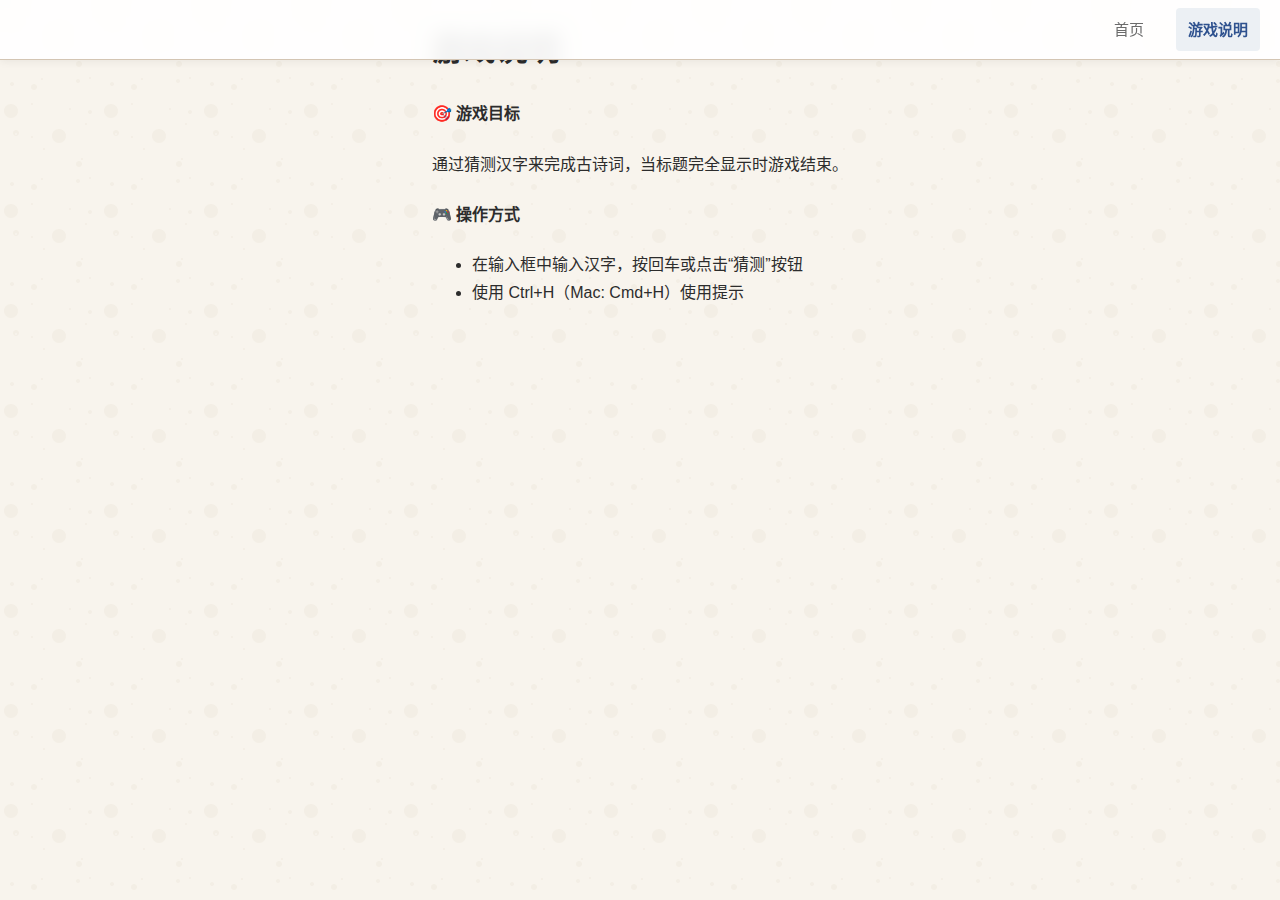
<file: help.html>
<!DOCTYPE html>
<html lang="zh-CN">
<head>
    <meta charset="UTF-8">
    <meta name="viewport" content="width=device-width, initial-scale=1.0, viewport-fit=cover">
    <title>游戏说明 | 古诗词猜字游戏</title>
    <meta name="description" content="古诗词猜字游戏的玩法说明、计分规则与操作指南。">
    <link rel="canonical" href="https://sniper1211.github.io/Blackout-Guess/help.html">
    <link rel="icon" type="image/svg+xml" href="/favicon.svg">
    <meta property="og:title" content="游戏说明 | 古诗词猜字游戏">
    <meta property="og:description" content="了解玩法与计分规则，快速上手古诗词猜字游戏。">
    <meta property="og:type" content="website">
    <meta property="og:url" content="https://sniper1211.github.io/Blackout-Guess/help.html">
    <meta property="og:image" content="https://sniper1211.github.io/Blackout-Guess/favicon.svg">
    <meta name="twitter:card" content="summary_large_image">
    <link rel="stylesheet" href="styles.css?v=20260211-2">
    <!-- Google Analytics 配置与初始化 -->
    <script src="js/ga-config.js"></script>
    <script src="js/analytics.js"></script>
</head>
<body>
    <main class="page-container">
        <header class="page-header">
            <h1 class="page-title">游戏说明</h1>
        </header>
        <nav class="site-nav" aria-label="主要导航">
            <a href="index.html" aria-label="返回首页">首页</a>
            <a href="help.html" aria-label="查看游戏说明" class="active">游戏说明</a>
        </nav>

        <div class="help-section">
            <h4>🎯 游戏目标</h4>
            <p>通过猜测汉字来完成古诗词，当标题完全显示时游戏结束。</p>
        </div>

        <div class="help-section">
            <h4>🎮 操作方式</h4>
            <ul>
                <li>在输入框中输入汉字，按回车或点击“猜测”按钮</li>
                <li>使用 Ctrl+H（Mac: Cmd+H）使用提示</li>
            </ul>
        </div>
    </main>
</body>
</html>
</file>
<file: styles.css>
/* ==========================================================================
   基础样式和变量 - 新中式雅致风格 (主游戏页面使用)
   ========================================================================== */
:root {
    /* 精选传统中式配色体系 */
    --primary-color: #2f528f;    /* 靛蓝：深邃雅致，模拟传统染织 */
    --primary-hover: #1e3a6d;
    --secondary-color: #3a3a3a;  /* 墨色：模拟松烟墨，深而不死 */
    --accent-color: #b22222;     /* 朱砂：经典 vermilion，用于印章与强调 */
    --success-color: #2d6a4f;    /* 翠色：深沉的竹绿色 */
    --warning-color: #c88d32;    /* 琥珀：古朴的金黄色 */
    
    --background-color: #f8f4ed; /* 宣纸白：带有微暖色调的生宣感 */
    --card-background: #ffffff;  /* 瓷白 */
    --text-color: #2c2c2c;       /* 墨黑文字 */
    --text-light: #6b6b6b;       /* 浅墨文字 */
    --border-color: #d4c5b3;     /* 浅褐：如古籍书页边缘的色泽 */
    
    --shadow-sm: 0 2px 8px rgba(0,0,0,0.06);
    --shadow-md: 0 6px 16px rgba(47, 82, 143, 0.08);
    --shadow-lg: 0 12px 32px rgba(0,0,0,0.1);
    
    --border-radius: 4px;        /* 更方正的圆角，体现碑刻与活字感 */
    --border-radius-lg: 12px;
    --transition: all 0.4s cubic-bezier(0.165, 0.84, 0.44, 1);
    
    /* 字体栈优化 */
    --font-serif: "Noto Serif SC", "Songti SC", "STSong", "SimSun", serif;
    --font-sans: "PingFang SC", "Lantinghei SC", "Microsoft YaHei", sans-serif;
    
    /* 标点颜色（在浅色背景上更易辨识） */
    --punctuation-color: #5f7a8e;
}

/* 视觉隐藏类 - 用于屏幕阅读器可访问但视觉上隐藏的内容 */
.visually-hidden {
    position: absolute !important;
    width: 1px !important;
    height: 1px !important;
    padding: 0 !important;
    margin: -1px !important;
    overflow: hidden !important;
    clip: rect(0, 0, 0, 0) !important;
    white-space: nowrap !important;
    border: 0 !important;
}

/* 暗色模式适配 */
@media (prefers-color-scheme: dark) {
    :root {
        --primary-color: #5d9cbd;
        --primary-hover: #4a89a8;
        --secondary-color: #dcdde1;
        --accent-color: #e74c3c;
        --success-color: #2ecc71;
        
        --background-color: #1a1a1a; /* 深灰背景 */
        --card-background: #252525;  /* 深色卡片 */
        --text-color: #e0e0e0;
        --text-light: #a0a0a0;
        --border-color: #404040;
        
        --shadow-sm: 0 2px 4px rgba(0,0,0,0.3);
        --shadow-md: 0 4px 12px rgba(0,0,0,0.4);
        
        /* 深色模式下的标点颜色（提升对比度） */
        --punctuation-color: #9bb6c9;
    }
}

* {
    box-sizing: border-box;
}

html, body {
    margin: 0;
    padding: 0;
    min-height: 100vh;
    width: 100%;
    -webkit-tap-highlight-color: transparent;
    overflow-x: hidden;
}

body:not(.admin-page-v3) {
    font-family: var(--font-sans);
    background-color: var(--background-color);
    color: var(--text-color);
    line-height: 1.8; /* 增加行高，提升阅读舒适度 */
    display: flex;
    flex-direction: column;
    align-items: center;
    transition: background-color 0.4s ease;
    /* 优化细微纹理，使其更加雅致 */
    background-image: url("data:image/svg+xml,%3Csvg width='100' height='100' viewBox='0 0 100 100' xmlns='http://www.w3.org/2000/svg'%3E%3Cpath d='M11 18c3.866 0 7-3.134 7-7s-3.134-7-7-7-7 3.134-7 7 3.134 7 7 7zm48 25c3.866 0 7-3.134 7-7s-3.134-7-7-7-7 3.134-7 7 3.134 7 7 7zm-43-7c1.657 0 3-1.343 3-3s-1.343-3-3-3-3 1.343-3 3 1.343 3 3 3zm63 31c1.657 0 3-1.343 3-3s-1.343-3-3-3-3 1.343-3 3 1.343 3 3 3zM34 90c1.657 0 3-1.343 3-3s-1.343-3-3-3-3 1.343-3 3 1.343 3 3 3zm56-76c1.105 0 2-.895 2-2s-.895-2-2-2-2 .895-2 2 .895 2 2 2zM12 86c1.105 0 2-.895 2-2s-.895-2-2-2-2 .895-2 2 .895 2 2 2zm66-3c1.105 0 2-.895 2-2s-.895-2-2-2-2 .895-2 2 .895 2 2 2zm-46-45c.552 0 1-.448 1-1s-.448-1-1-1-1 .448-1 1 .448 1 1 1zm58 41c.552 0 1-.448 1-1s-.448-1-1-1-1 .448-1 1 .448 1 1 1zM32 5c.552 0 1-.448 1-1s-.448-1-1-1-1 .448-1 1 .448 1 1 1zm54 20c.552 0 1-.448 1-1s-.448-1-1-1-1 .448-1 1 .448 1 1 1zM16 35c.552 0 1-.448 1-1s-.448-1-1-1-1 .448-1 1 .448 1 1 1zm28 15c.552 0 1-.448 1-1s-.448-1-1-1-1 .448-1 1 .448 1 1 1zM42 80c.552 0 1-.448 1-1s-.448-1-1-1-1 .448-1 1 .448 1 1 1zm40-20c.552 0 1-.448 1-1s-.448-1-1-1-1 .448-1 1 .448 1 1 1zM70 10c.552 0 1-.448 1-1s-.448-1-1-1-1 .448-1 1 .448 1 1 1z' fill='%23d4c5b3' fill-opacity='0.15' fill-rule='evenodd'/%3E%3C/svg%3E");
    padding-bottom: 60px;
}

/* 允许输入框选择文本 */
input, textarea {
    user-select: text;
    -webkit-user-select: text;
}

/* 导航栏 */
.site-nav {
    position: fixed;
    top: 0;
    left: 0;
    right: 0;
    background: rgba(255, 255, 255, 0.9);
    backdrop-filter: blur(10px);
    -webkit-backdrop-filter: blur(10px);
    border-bottom: 1px solid var(--border-color);
    padding: 0 20px;
    height: 60px;
    display: flex;
    align-items: center;
    justify-content: flex-end;
    gap: 20px;
    z-index: 1000;
    box-shadow: var(--shadow-sm);
}

.site-nav a {
    text-decoration: none;
    color: var(--text-light);
    font-weight: 500;
    font-size: 15px;
    padding: 8px 12px;
    border-radius: var(--border-radius);
    transition: var(--transition);
}

.site-nav a:hover {
    color: var(--primary-color);
    background: rgba(64, 115, 158, 0.05);
}

.site-nav a.active {
    color: var(--primary-color);
    font-weight: 600;
    background: rgba(64, 115, 158, 0.1);
}

/* 登录模块 */
.auth-controls {
    display: flex;
    align-items: center;
    gap: 12px;
    margin-left: 10px;
    padding-left: 15px;
    border-left: 1px solid var(--border-color);
}

.user-badge {
    font-size: 13px;
    color: var(--text-light);
    max-width: 120px;
    overflow: hidden;
    text-overflow: ellipsis;
    white-space: nowrap;
}

.btn-auth {
    background: var(--primary-color);
    color: white;
    border: none;
    padding: 6px 16px;
    border-radius: 20px;
    font-size: 13px;
    font-weight: 600;
    cursor: pointer;
    transition: var(--transition);
}

.btn-auth:hover {
    background: var(--primary-hover);
    transform: translateY(-1px);
    box-shadow: var(--shadow-sm);
}

/* 游戏容器装饰 */
.game-container {
    margin-top: 60px; /* 进一步上移 */
    margin-bottom: 25px;
    width: 90%;
    max-width: 680px; /* 进一步收窄容器，显得更精致 */
    background: var(--card-background);
    border-radius: var(--border-radius-lg);
    box-shadow: var(--shadow-md);
    padding: 25px 30px; /* 再次减少内边距 */
    text-align: center;
    position: relative;
    transition: max-width 0.3s ease;
    border: 1px solid var(--border-color);
}

@media (min-width: 992px) {
    .game-container {
        max-width: 900px; /* 桌面端也收窄 */
    }
}

/* 添加四角装饰 */
.game-container::before {
    content: '';
    position: absolute;
    top: 8px;
    left: 8px;
    right: 8px;
    bottom: 8px;
    border: 1px solid rgba(212, 197, 179, 0.25);
    pointer-events: none;
    border-radius: calc(var(--border-radius-lg) - 8px);
}

/* 胜利圆形印章效果 */
.win-content::after {
    content: '大吉';
    position: absolute;
    top: 20px;
    right: 20px;
    font-family: var(--font-serif);
    font-size: 32px; /* 调整字号以适应圆圈 */
    color: rgba(178, 34, 34, 0.15);
    border: 2px solid rgba(178, 34, 34, 0.15);
    border-radius: 50%; /* 圆形 */
    width: 80px;
    height: 80px;
    display: flex;
    align-items: center;
    justify-content: center;
    transform: rotate(-15deg);
    pointer-events: none;
    user-select: none;
    font-weight: 900;
    letter-spacing: 2px;
    text-indent: 2px;
    /* 增加一个内圈，更有层次感 */
    box-shadow: inset 0 0 0 2px rgba(178, 34, 34, 0.05);
}

.game-header h1 {
    font-family: var(--font-serif);
    font-size: 1.8rem; /* 再次缩小标题 */
    color: var(--secondary-color);
    margin: 0 0 6px 0;
    font-weight: 700;
    letter-spacing: 0.12em;
    text-shadow: 1px 1px 2px rgba(0,0,0,0.03);
}

.game-subtitle {
    font-family: var(--font-serif);
    color: var(--text-light);
    font-style: italic;
    font-size: 0.85rem; /* 再次缩小副标题 */
    margin-bottom: 12px;
}

/* 诗词展示区域 */
.text-display {
    background: var(--card-background);
    padding: 25px 30px; /* 进一步减少内边距 */
    border-radius: var(--border-radius);
    min-height: 160px; /* 减少最小高度 */
    font-family: var(--font-serif);
    font-size: 18px; /* 进一步缩小字号 */
    line-height: 1.7; /* 优化行高 */
    text-align: left;
    box-shadow: var(--shadow-sm);
    border: 1px solid var(--border-color);
    margin-bottom: 20px; /* 减少间距 */
    position: relative;
    background: linear-gradient(135deg, #ffffff 0%, #fdfbf7 100%);
}

.text-line {
    display: block;
    margin-bottom: 12px; /* 减少行间距 */
    letter-spacing: 0.04em;
}

.text-line:first-child {
    font-size: 1.1rem; /* 缩小标题字号 */
    font-weight: bold;
    color: var(--primary-color);
    margin-bottom: 18px;
    border-bottom: 1px solid var(--border-color);
    padding-bottom: 8px;
    text-align: center;
    letter-spacing: 0.15em;
}

/* 字符块 */
.hidden-char, .visible-char, .punctuation-char, .guessed-by-user, .revealed-by-system, .revealed-by-hint, .revealed-auto {
    display: inline-flex;
    justify-content: center;
    align-items: center;
    width: 34px; /* 再次缩小尺寸：40 -> 34 */
    height: 34px;
    margin: 2px; /* 进一步减少间距：3 -> 2 */
    border-radius: 2px;
    font-size: 20px; /* 再次缩小字号：24 -> 20 */
    font-weight: 700;
    vertical-align: middle;
    transition: all 0.4s cubic-bezier(0.175, 0.885, 0.32, 1.275);
    box-sizing: border-box;
    border: 1px solid transparent;
}

.hidden-char {
    background-color: #333333;
    color: transparent;
    box-shadow: inset 0 2px 4px rgba(0,0,0,0.3);
    border-color: #444444;
}

.visible-char {
    background-color: #f0f0f0;
    color: var(--text-color);
    border-color: var(--border-color);
}

.guessed-by-user {
    background-color: var(--primary-color);
    color: white;
    box-shadow: 0 4px 8px rgba(47, 82, 143, 0.2);
    border-color: var(--primary-color);
}

.revealed-by-hint {
    background-color: var(--accent-color);
    color: white;
    box-shadow: 0 4px 8px rgba(178, 34, 34, 0.2);
    border-color: var(--accent-color);
}

.revealed-auto {
    background-color: #95a5a6;
    color: white;
    border-color: #7f8c8d;
}

.punctuation-char {
    background: transparent;
    color: var(--punctuation-color);
    width: auto;
    min-width: 20px;
    font-weight: 600;
}

@keyframes revealScale {
    0% { transform: scale(0.8); opacity: 0; }
    100% { transform: scale(1); opacity: 1; }
}

/* 仅对“本次新揭示”的字符执行动画，避免历史已揭示字符重复闪烁 */
.newly-guessed {
    animation: revealScale 0.4s ease-out;
}
/* 侧边栏与布局 */
.game-main-layout {
    display: flex;
    flex-direction: column;
    gap: 30px;
}

@media (min-width: 992px) {
    .game-main-layout {
        flex-direction: row;
        text-align: left;
    }
    .game-primary-area {
        flex: 1;
    }
    .game-sidebar {
        width: 300px;
    }
}

/* 统计与输入 */
.stats-container {
    display: grid;
    grid-template-columns: 1fr 1fr;
    gap: 10px; /* 进一步减少间距 */
    background: rgba(0,0,0,0.015);
    padding: 12px 15px; /* 进一步减少内边距 */
    border-radius: var(--border-radius);
    border: 1px solid var(--border-color);
    margin-bottom: 12px; /* 进一步减少间距 */
}

.stats-label {
    font-size: 10px; /* 再次缩小字号 */
    color: var(--text-light);
    text-transform: uppercase;
    margin-bottom: 2px;
    letter-spacing: 0.05em;
}

.stats-value {
    font-size: 18px; /* 再次缩小字号 */
    font-weight: 700;
    color: var(--secondary-color);
    font-family: var(--font-serif);
}

.stats-actions {
    grid-column: span 2;
    display: flex;
    justify-content: center;
    gap: 6px;
    margin-top: 6px;
}

.action-button {
    padding: 5px 14px; /* 再次减少内边距 */
    border-radius: var(--border-radius);
    border: 1px solid var(--border-color);
    background: transparent;
    color: var(--text-light);
    font-size: 12px; /* 再次缩小字号 */
    font-weight: 600;
    cursor: pointer;
    transition: var(--transition);
    font-family: var(--font-serif);
}

.input-group {
    display: flex;
    gap: 6px; /* 再次减少间距 */
}

#letterInput {
    flex: 1;
    padding: 8px;
    font-size: 14px; /* 再次缩小字号 */
    border: 1px solid var(--border-color);
    border-radius: var(--border-radius);
    text-align: center;
    background: #fdfbf7;
    transition: var(--transition);
}

#letterInput:focus {
    border-color: var(--primary-color);
    outline: none;
    box-shadow: 0 0 0 2px rgba(47, 82, 143, 0.08);
}

.guess-button {
    background: linear-gradient(135deg, var(--primary-color) 0%, var(--primary-hover) 100%);
    color: white;
    border: none;
    padding: 0 20px; /* 再次减少宽度 */
    border-radius: var(--border-radius);
    font-weight: 700;
    font-size: 14px; /* 再次缩小 */
    letter-spacing: 0.08em;
    cursor: pointer;
    transition: var(--transition);
    box-shadow: 0 3px 8px rgba(47, 82, 143, 0.15);
    display: inline-flex;
    align-items: center;
    justify-content: center;
    height: 36px; /* 再次缩小高度 */
}

.guess-button:hover {
    transform: translateY(-2px);
    box-shadow: 0 6px 20px rgba(47, 82, 143, 0.3);
    filter: brightness(1.1);
}

.guess-button:active {
    transform: translateY(1px);
}

/* 已猜字母列表 */
.guessed-letters {
    border-top: 1px dashed var(--border-color);
    padding-top: 15px;
    margin-top: 15px;
}

.guessed-letters h3 {
    font-size: 13px;
    color: var(--text-light);
    margin: 0 0 10px 0;
    font-weight: 600;
    font-family: var(--font-serif);
}

.letter-list {
    display: flex;
    flex-wrap: wrap;
    gap: 6px;
    justify-content: center;
}

.letter-item {
    display: inline-block;
    padding: 3px 8px;
    background: rgba(0,0,0,0.04);
    border-radius: 3px;
    font-size: 13px;
    color: var(--text-color);
    border: 1px solid transparent;
}

/* 弹窗样式 */
.win-message {
    position: fixed;
    top: 0;
    left: 0;
    width: 100%;
    height: 100%;
    background: rgba(0, 0, 0, 0.6);
    backdrop-filter: blur(8px); /* 增加模糊度，更优雅 */
    display: none;
    align-items: center;
    justify-content: center;
    z-index: 2000;
}

.win-message.show {
    display: flex;
}

.win-content {
    background: var(--background-color); /* 与主页面颜色完全一致 */
    padding: 40px 30px;
    border-radius: var(--border-radius-lg);
    box-shadow: var(--shadow-lg);
    text-align: center;
    max-width: 400px;
    width: 90%;
    position: relative;
    border: 1px solid var(--border-color);
    /* 使用微弱的内发光增加层次感，而不是突兀的渐变 */
    box-shadow: var(--shadow-lg), inset 0 0 40px rgba(255, 255, 255, 0.5);
}

.win-emoji {
    font-size: 40px;
    margin-bottom: 15px;
    filter: drop-shadow(0 2px 4px rgba(0,0,0,0.1));
}

.win-title {
    font-family: var(--font-serif);
    font-size: 1.5rem;
    color: var(--secondary-color); /* 改为墨色，更稳重 */
    margin-bottom: 25px;
    font-weight: 700;
    letter-spacing: 0.1em;
}

.win-details {
    display: flex;
    flex-direction: column;
    gap: 12px;
    padding: 20px;
    background: rgba(212, 197, 179, 0.15); /* 改为淡褐色，与宣纸色系更匹配 */
    border-radius: var(--border-radius);
    border: 1px solid rgba(212, 197, 179, 0.3);
}

.win-item {
    display: flex;
    justify-content: space-between;
    align-items: center;
    font-size: 14px;
    border-bottom: 1px dashed rgba(212, 197, 179, 0.3);
    padding-bottom: 8px;
}

.win-item:last-child {
    border-bottom: none;
    padding-bottom: 0;
}

.win-label {
    color: var(--text-light);
    font-family: var(--font-serif);
}

.win-value {
    color: var(--secondary-color);
    font-weight: 700;
}

.win-close-btn {
    position: absolute;
    top: 20px;
    right: 20px;
    background: transparent;
    border: none;
    font-size: 28px;
    cursor: pointer;
    color: var(--text-light);
    transition: var(--transition);
}

.win-close-btn:hover {
    color: var(--accent-color);
    transform: rotate(90deg);
}

/* 历史题目弹窗与日历 - 浅色主题（保留） */
.history-modal-content {
    max-width: 520px;
    max-height: 85vh;
    display: flex;
    flex-direction: column;
    padding: 0;
    /* 独立背景：纯色微渐变，区别于胜利弹窗 */
    background: linear-gradient(135deg, #f5f1e8 0%, #f0e9dd 100%);
    border: 1px solid #d8c9b5;
    box-shadow: 0 12px 32px rgba(0, 0, 0, 0.12);
    /* 固定尺寸，防止加载时抖动 */
    min-height: 480px;
    min-width: 480px;
    overflow: hidden;
    /* 确保内部内容撑满 */
    position: relative;
}

/* 深色主题历史弹窗 */
.history-modal-content.dark-theme {
    background: linear-gradient(135deg, #2a2a2a 0%, #1f1f1f 100%);
    border: 1px solid #404040;
    box-shadow: 0 12px 32px rgba(0, 0, 0, 0.25);
}

/* 日历容器确保尺寸稳定 */
.history-container {
    flex: 1;
    display: flex;
    flex-direction: column;
    min-height: 400px;
}

.calendar-nav {
    padding: 20px 20px 15px;
    background: rgba(255, 255, 255, 0.6);
    border-bottom: 1px solid #e8e0d2;
}

.history-modal-content.dark-theme .calendar-nav {
    background: rgba(40, 40, 40, 0.8);
    border-bottom: 1px solid #404040;
}

.calendar-divider {
    height: 1px;
    background: #e8e0d2;
    margin: 0 20px;
}

.history-modal-content.dark-theme .calendar-divider {
    background: #404040;
}

.calendar-selectors {
    display: flex;
    gap: 12px;
    justify-content: center;
}

.calendar-select {
    padding: 8px 12px;
    border: 1px solid #d4c5b3;
    border-radius: 3px;
    background: #ffffff;
    color: #3a2e22;
    font-family: var(--font-sans);
    font-size: 14px;
    cursor: pointer;
    transition: var(--transition);
}

.history-modal-content.dark-theme .calendar-select {
    border: 1px solid #555555;
    background: #333333;
    color: #e0e0e0;
}

.calendar-select:hover {
    border-color: #b8a995;
    background: #f8f4ed;
}

.history-modal-content.dark-theme .calendar-select:hover {
    border-color: #777777;
    background: #444444;
}

.calendar-select:focus {
    outline: none;
    border-color: var(--primary-color);
    box-shadow: 0 0 0 2px rgba(47, 82, 143, 0.1);
}

.history-modal-content.dark-theme .calendar-select:focus {
    border-color: #5d9cbd;
    box-shadow: 0 0 0 2px rgba(93, 156, 189, 0.2);
}

.calendar-grid {
    display: grid;
    grid-template-columns: repeat(7, 1fr);
    gap: 6px;
    margin-bottom: 25px;
    padding: 0 20px;
}

.calendar-date {
    aspect-ratio: 1.2;
    display: flex;
    align-items: center;
    justify-content: center;
    border-radius: 3px;
    cursor: pointer;
    font-size: 14px;
    color: #5a4a3a; /* 深褐色文字，与背景更协调 */
    background: #f8f4ed; /* 与弹窗背景同色系但略深 */
    border: 1px solid #e0d6c8;
    transition: var(--transition);
    font-weight: 500;
}

/* 深色主题日期样式 */
.history-modal-content.dark-theme .calendar-date {
    color: #d0d0d0;
    background: #333333;
    border: 1px solid #444444;
}

.calendar-date:hover:not(.future-date) {
    background: #e8e0d2;
    color: #3a2e22;
    border-color: #c9b9a5;
    transform: translateY(-1px);
}

.history-modal-content.dark-theme .calendar-date:hover:not(.future-date) {
    background: #444444;
    color: #ffffff;
    border-color: #666666;
}

.calendar-date.current-month {
    background: #f0e9dd;
    font-weight: 600;
    color: #3a2e22;
    border-color: #d4c5b3;
}

.history-modal-content.dark-theme .calendar-date.current-month {
    background: #3a3a3a;
    color: #e0e0e0;
    border-color: #555555;
}

.calendar-date.today {
    background: var(--success-color) !important;
    color: white !important;
    font-weight: 700;
    box-shadow: 0 2px 6px rgba(45, 106, 79, 0.3);
    border-color: var(--success-color);
}

/* 深色主题今日高亮 */
.history-modal-content.dark-theme .calendar-date.today {
    background: #2ecc71 !important;
    color: white !important;
    box-shadow: 0 2px 6px rgba(46, 204, 113, 0.4);
    border-color: #2ecc71;
}

.calendar-date.future-date {
    opacity: 0.4;
    cursor: not-allowed;
    background: #f5f1e8;
    color: #a89a8a;
    border-color: #e0d6c8;
}

.history-modal-content.dark-theme .calendar-date.future-date {
    background: #2a2a2a;
    color: #888888;
    border-color: #404040;
}

.calendar-date.other-month {
    background: #f5f1e8;
    color: #a89a8a;
    border-color: #e8e0d2;
}

.history-modal-content.dark-theme .calendar-date.other-month {
    background: #2a2a2a;
    color: #777777;
    border-color: #3a3a3a;
}

/* 日期数字样式优化 */
.date-num {
    font-family: var(--font-sans);
    font-weight: inherit;
    display: block;
    line-height: 1;
}

/* 有题目标记 */
.question-marker {
    position: absolute;
    bottom: 4px;
    right: 4px;
    width: 6px;
    height: 6px;
    border-radius: 50%;
    background: var(--accent-color);
    opacity: 0.8;
}

.calendar-date.has-question {
    position: relative;
    border-color: #d4c5b3;
    background: #f8f4ed;
}

.history-modal-content.dark-theme .calendar-date.has-question {
    border-color: #555555;
    background: #333333;
}

.calendar-date.has-question:hover:not(.future-date) {
    background: #e8e0d2;
    border-color: #c9b9a5;
}

.history-modal-content.dark-theme .calendar-date.has-question:hover:not(.future-date) {
    background: #444444;
    border-color: #666666;
}

/* 选中状态（高亮当前题目） - 增加优先级以覆盖深色模式 */
.calendar-date.selected {
    background-color: var(--primary-color) !important;
    color: white !important;
    border-color: var(--primary-color) !important;
    box-shadow: 0 0 10px rgba(47, 82, 143, 0.4);
    transform: scale(1.05);
    z-index: 2;
}

.calendar-date.selected .date-num {
    font-weight: bold;
}

.calendar-date.selected .question-marker {
    background-color: #fff; /* 选中状态下小圆点变为白色 */
}

/* 移动端适配 */
@media (max-width: 600px) {
    .game-container {
        margin-top: 60px;
        width: 95%;
        padding: 20px;
    }

    .game-header h1 {
        font-size: 1.8rem;
    }

    .text-display {
        padding: 15px;
        font-size: 18px;
    }

    .hidden-char, .visible-char, .punctuation-char, .guessed-by-user, .revealed-by-system, .revealed-by-hint, .revealed-auto {
        width: 32px;
        height: 32px;
        font-size: 18px;
        margin: 2px;
    }
}

/* 管理后台口令门禁 */
.passphrase-container {
    max-width: 400px;
    margin: 60px auto;
    padding: 40px;
    background: var(--card-background);
    border-radius: var(--border-radius-lg);
    box-shadow: var(--shadow-lg);
    text-align: center;
    border: 1px solid var(--border-color);
}

.passphrase-container h3 {
    margin-top: 0;
    color: var(--primary-color);
    font-family: var(--font-serif);
}

.passphrase-input-group {
    display: flex;
    gap: 10px;
    margin-top: 25px;
}

.passphrase-input-group input {
    flex: 1;
    padding: 10px 15px;
    border: 1px solid var(--border-color);
    border-radius: var(--border-radius);
    font-size: 16px;
}

.passphrase-input-group input:focus {
    border-color: var(--primary-color);
    outline: none;
    box-shadow: 0 0 0 2px rgba(47, 82, 143, 0.1);
}

/* 加载指示器 */
.loading-indicator {
    position: fixed;
    top: 0;
    left: 0;
    width: 100%;
    height: 100%;
    background: var(--background-color);
    display: flex;
    flex-direction: column;
    justify-content: center;
    align-items: center;
    z-index: 9999;
}

.loading-spinner {
    width: 40px;
    height: 40px;
    border: 3px solid rgba(64, 115, 158, 0.2);
    border-top-color: var(--primary-color);
    border-radius: 50%;
    animation: spin 1s linear infinite;
    margin-bottom: 15px;
}

@keyframes spin {
    to { transform: rotate(360deg); }
}

/* Toast 提示 */
.toast-container {
    position: fixed;
    top: 20px;
    left: 50%;
    transform: translateX(-50%);
    z-index: 9999;
    display: flex;
    flex-direction: column;
    align-items: center;
    gap: 10px;
}

.toast {
    background: var(--card-background);
    color: var(--text-color);
    padding: 12px 24px;
    border-radius: var(--border-radius-lg);
    box-shadow: var(--shadow-lg);
    border-left: 4px solid var(--primary-color);
    animation: toastIn 0.3s ease forwards;
}

@keyframes toastIn {
    from { transform: translateY(-20px); opacity: 0; }
    to { transform: translateY(0); opacity: 1; }
}

/* ==========================================================================
   管理员后台专属样式 (V3 重构) - 完全隔离
   ========================================================================== */

.admin-page-v3 {
    background-color: #f0f2f5 !important;
    font-family: -apple-system, BlinkMacSystemFont, "Segoe UI", Roboto, "Helvetica Neue", Arial, sans-serif !important;
    display: flex !important;
    flex-direction: row !important;
    min-height: 100vh !important;
    padding-bottom: 0 !important;
    align-items: stretch !important;
    color: #333 !important;
}

.admin-page-v3 * {
    box-sizing: border-box;
}

/* 侧边栏 */
.admin-sidebar {
    width: 260px;
    background: #001529;
    color: white;
    display: flex;
    flex-direction: column;
    position: sticky;
    top: 0;
    height: 100vh;
    z-index: 100;
}

.sidebar-header {
    padding: 24px;
    display: flex;
    align-items: center;
    gap: 12px;
    border-bottom: 1px solid rgba(255,255,255,0.1);
}

.sidebar-title {
    font-size: 18px;
    margin: 0;
    font-weight: 700;
    color: white;
}

.sidebar-menu {
    flex: 1;
    padding: 16px 0;
}

.menu-item {
    width: 100%;
    padding: 14px 24px;
    display: flex;
    align-items: center;
    gap: 12px;
    background: transparent;
    border: none;
    color: rgba(255,255,255,0.65);
    font-size: 15px;
    cursor: pointer;
    text-align: left;
    transition: all 0.3s;
}

.menu-item:hover {
    color: white;
    background: rgba(255,255,255,0.05);
}

.menu-item.active {
    background: #1890ff;
    color: white;
}

.sidebar-footer {
    padding: 20px;
    border-top: 1px solid rgba(255,255,255,0.1);
}

/* 主内容区 */
.admin-main {
    flex: 1;
    display: flex;
    flex-direction: column;
    background: #f0f2f5;
}

.main-header {
    background: white;
    padding: 0 32px;
    height: 64px;
    display: flex;
    align-items: center;
    justify-content: space-between;
    box-shadow: 0 1px 4px rgba(0,0,0,0.1);
}

.content-container {
    padding: 24px;
    flex: 1;
}

/* 统计卡片 */
.stats-grid {
    display: grid;
    grid-template-columns: repeat(auto-fit, minmax(200px, 1fr));
    gap: 24px;
    margin-bottom: 24px;
}

.stat-card {
    background: white;
    padding: 24px;
    border-radius: 8px;
    display: flex;
    justify-content: space-between;
    align-items: center;
    box-shadow: 0 1px 2px rgba(0,0,0,0.05);
}

.stat-label {
    color: #8c8c8c;
    font-size: 14px;
    margin-bottom: 4px;
    display: block;
}

.stat-value {
    font-size: 24px;
    font-weight: 700;
    margin: 0;
}

/* 图表与今日诗词 */
.dashboard-middle-grid {
    display: grid;
    grid-template-columns: 2fr 1fr;
    gap: 24px;
}

.dashboard-chart-card, .today-poem-card {
    background: white;
    padding: 24px;
    border-radius: 8px;
}

/* 表格样式 */
.admin-panel {
    background: white;
    padding: 24px;
    border-radius: 8px;
}

.panel-header {
    display: flex;
    justify-content: space-between;
    align-items: center;
    margin-bottom: 20px;
}

.admin-table {
    width: 100%;
    border-collapse: collapse;
}

.admin-table th {
    background: #fafafa;
    padding: 16px;
    text-align: left;
    border-bottom: 1px solid #f0f0f0;
}

.admin-table td {
    padding: 16px;
    border-bottom: 1px solid #f0f0f0;
}

/* 按钮 */
.btn {
    padding: 8px 16px;
    border-radius: 4px;
    border: 1px solid #d9d9d9;
    cursor: pointer;
    font-size: 14px;
    transition: all 0.3s;
}

.btn-primary {
    background: #1890ff;
    color: white;
    border-color: #1890ff;
}

.btn-primary:hover {
    background: #40a9ff;
}

/* 模态窗 */
.modal {
    position: fixed;
    top: 0;
    left: 0;
    width: 100%;
    height: 100%;
    background: rgba(0,0,0,0.5);
    display: none;
    z-index: 1000;
    align-items: center;
    justify-content: center;
}

.modal.show {
    display: flex;
}

.admin-modal {
    background: white;
    border-radius: 8px;
    width: 90%;
    max-width: 1200px;
}

.modal-header {
    padding: 16px 24px;
    border-bottom: 1px solid #f0f0f0;
    display: flex;
    justify-content: space-between;
}

.admin-form {
    display: grid;
    grid-template-columns: 1.5fr 1fr;
    gap: 24px;
    padding: 24px;
}

.form-group {
    display: flex;
    flex-direction: column;
    gap: 8px;
}

.form-group textarea {
    min-height: 300px;
    padding: 12px;
    border: 1px solid #d9d9d9;
    border-radius: 4px;
    font-size: 16px;
}

.form-row {
    display: grid;
    grid-template-columns: 1fr 1fr;
    gap: 16px;
}

/* 状态标签 */
.status-badge {
    padding: 2px 8px;
    border-radius: 4px;
    font-size: 12px;
}

.status-published { background: #f6ffed; color: #52c41a; border: 1px solid #b7eb8f; }
.status-scheduled { background: #e6f7ff; color: #1890ff; border: 1px solid #91d5ff; }
.status-draft { background: #f5f5f5; color: #8c8c8c; border: 1px solid #d9d9d9; }

/* 日历 */
.admin-calendar-grid {
    display: grid;
    grid-template-columns: repeat(7, 1fr);
    border: 1px solid #f0f0f0;
}

.weekday {
    background: #fafafa;
    padding: 12px;
    text-align: center;
    border-bottom: 1px solid #f0f0f0;
}

.admin-day {
    min-height: 100px;
    padding: 8px;
    border-right: 1px solid #f0f0f0;
    border-bottom: 1px solid #f0f0f0;
}
</file>
